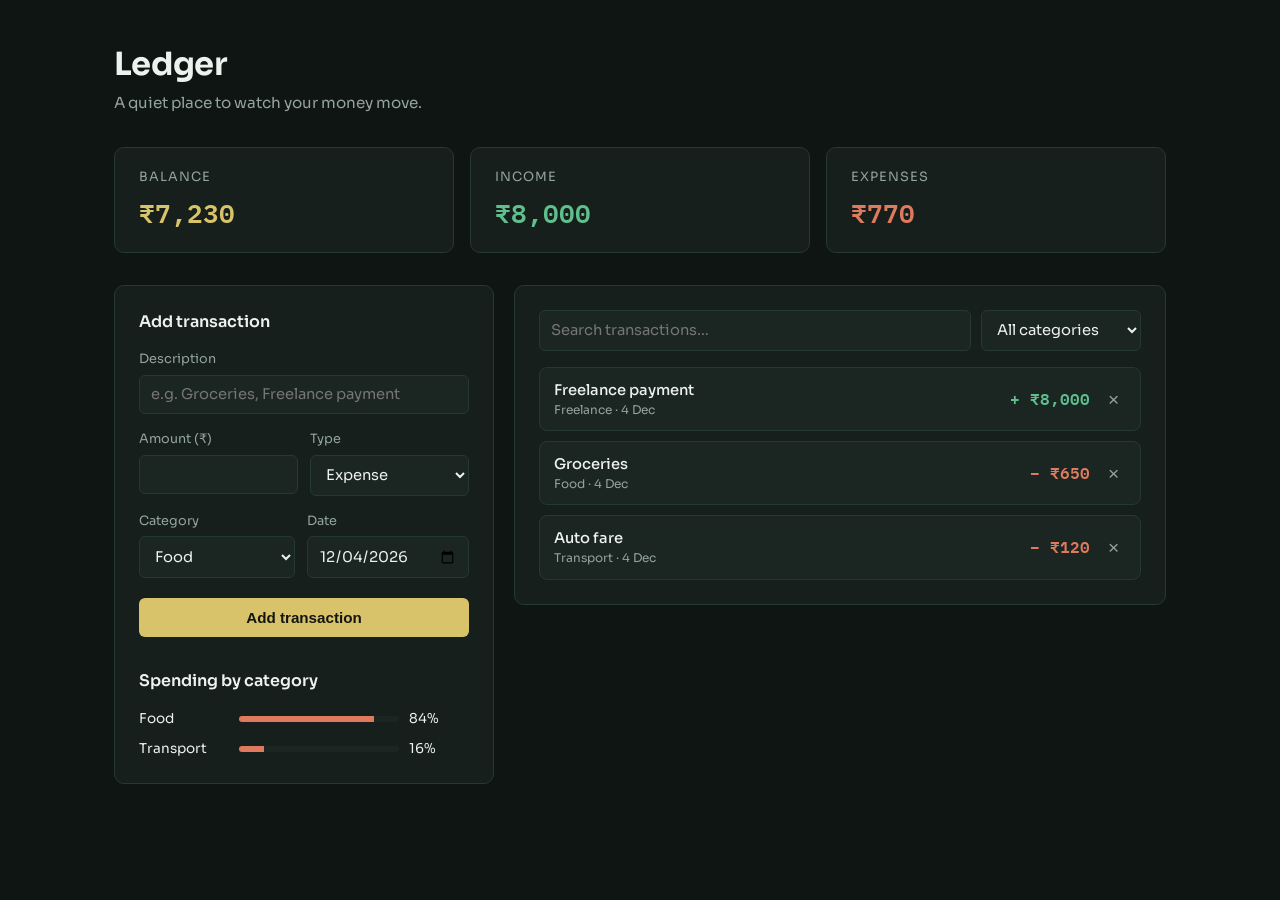
<file: expense-tracker/index.html>
<!DOCTYPE html>
<html lang="en">
<head>
<meta charset="UTF-8">
<meta name="viewport" content="width=device-width, initial-scale=1.0">
<title>Ledger — Personal Expense Tracker</title>
<meta name="description" content="Ledger is a personal expense tracking dashboard with transaction management, category filtering, search, and spending breakdowns.">
<link rel="preconnect" href="https://fonts.googleapis.com">
<link href="https://fonts.googleapis.com/css2?family=Sora:wght@400;600;700&family=IBM+Plex+Mono:wght@400;600&display=swap" rel="stylesheet">
<link rel="stylesheet" href="style.css">
</head>
<body>

<div class="app">
  <header class="app-header">
    <div>
      <h1>Ledger</h1>
      <p class="tagline">A quiet place to watch your money move.</p>
    </div>
  </header>

  <section class="stats-grid" aria-label="Summary">
    <div class="stat-card stat-balance">
      <p class="stat-label">Balance</p>
      <p class="stat-value" id="statBalance">₹0</p>
    </div>
    <div class="stat-card stat-income">
      <p class="stat-label">Income</p>
      <p class="stat-value" id="statIncome">₹0</p>
    </div>
    <div class="stat-card stat-expense">
      <p class="stat-label">Expenses</p>
      <p class="stat-value" id="statExpense">₹0</p>
    </div>
  </section>

  <section class="main-grid">
    <div class="panel">
      <h2 class="panel-title">Add transaction</h2>
      <form id="txForm" class="tx-form">
        <div class="form-row">
          <label for="txDesc">Description</label>
          <input type="text" id="txDesc" required placeholder="e.g. Groceries, Freelance payment">
        </div>
        <div class="form-row form-row--split">
          <div>
            <label for="txAmount">Amount (₹)</label>
            <input type="number" id="txAmount" min="0.01" step="0.01" required>
          </div>
          <div>
            <label for="txType">Type</label>
            <select id="txType">
              <option value="expense">Expense</option>
              <option value="income">Income</option>
            </select>
          </div>
        </div>
        <div class="form-row form-row--split">
          <div>
            <label for="txCategory">Category</label>
            <select id="txCategory">
              <option value="Food">Food</option>
              <option value="Transport">Transport</option>
              <option value="Bills">Bills</option>
              <option value="Shopping">Shopping</option>
              <option value="Health">Health</option>
              <option value="Salary">Salary</option>
              <option value="Freelance">Freelance</option>
              <option value="Other">Other</option>
            </select>
          </div>
          <div>
            <label for="txDate">Date</label>
            <input type="date" id="txDate" required>
          </div>
        </div>
        <button type="submit" class="btn-add">Add transaction</button>
      </form>

      <h2 class="panel-title panel-title--spaced">Spending by category</h2>
      <div class="breakdown" id="breakdown"></div>
    </div>

    <div class="panel">
      <div class="list-controls">
        <input type="search" id="searchInput" placeholder="Search transactions…" aria-label="Search transactions">
        <select id="categoryFilter" aria-label="Filter by category">
          <option value="all">All categories</option>
          <option value="Food">Food</option>
          <option value="Transport">Transport</option>
          <option value="Bills">Bills</option>
          <option value="Shopping">Shopping</option>
          <option value="Health">Health</option>
          <option value="Salary">Salary</option>
          <option value="Freelance">Freelance</option>
          <option value="Other">Other</option>
        </select>
      </div>
      <ul class="tx-list" id="txList" aria-live="polite"></ul>
      <p class="empty-state" id="emptyState" hidden>No transactions match here yet.</p>
    </div>
  </section>
</div>

<template id="txTemplate">
  <li class="tx-item">
    <div class="tx-main">
      <span class="tx-desc"></span>
      <span class="tx-meta"><span class="tx-category"></span> · <span class="tx-date"></span></span>
    </div>
    <span class="tx-amount"></span>
    <button class="tx-delete" aria-label="Delete transaction">&times;</button>
  </li>
</template>

<script src="script.js"></script>
</body>
</html>
</file>
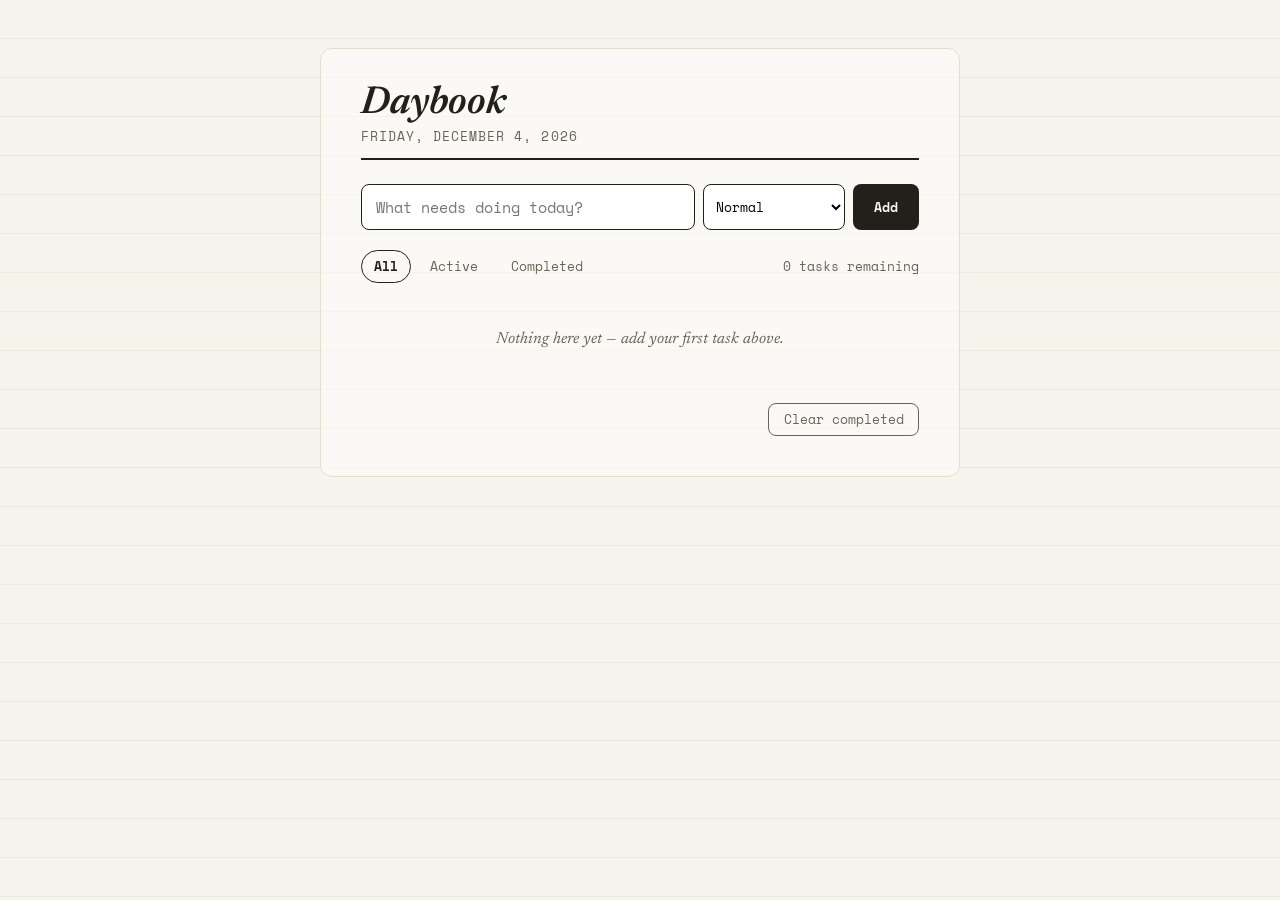
<file: todo-list/index.html>
<!DOCTYPE html>
<html lang="en">
<head>
<meta charset="UTF-8">
<meta name="viewport" content="width=device-width, initial-scale=1.0">
<title>Daybook — A Task List That Remembers</title>
<meta name="description" content="Daybook is a lightweight to-do list app with add, edit, complete, filter, and persistent storage.">
<link rel="preconnect" href="https://fonts.googleapis.com">
<link href="https://fonts.googleapis.com/css2?family=Space+Mono:wght@400;700&family=Newsreader:ital,wght@0,400;0,600;1,500&display=swap" rel="stylesheet">
<link rel="stylesheet" href="style.css">
</head>
<body>

<div class="page">
  <header class="app-header">
    <h1>Daybook</h1>
    <p class="app-date" id="todayDate"></p>
  </header>

  <form class="add-form" id="addForm">
    <input
      type="text"
      id="taskInput"
      placeholder="What needs doing today?"
      aria-label="New task"
      autocomplete="off"
      required
    >
    <select id="priorityInput" aria-label="Priority">
      <option value="normal">Normal</option>
      <option value="high">High priority</option>
      <option value="low">Low priority</option>
    </select>
    <button type="submit" class="btn-add">Add</button>
  </form>

  <div class="toolbar">
    <div class="filters" id="filters" role="tablist" aria-label="Filter tasks">
      <button class="filter-btn is-active" data-filter="all" role="tab" aria-selected="true">All</button>
      <button class="filter-btn" data-filter="active" role="tab" aria-selected="false">Active</button>
      <button class="filter-btn" data-filter="completed" role="tab" aria-selected="false">Completed</button>
    </div>
    <p class="task-count" id="taskCount"></p>
  </div>

  <ul class="task-list" id="taskList" aria-live="polite"></ul>

  <p class="empty-state" id="emptyState" hidden>Nothing here yet — add your first task above.</p>

  <footer class="app-footer">
    <button class="btn-clear" id="clearCompleted">Clear completed</button>
  </footer>
</div>

<template id="taskTemplate">
  <li class="task-item" data-priority="">
    <label class="task-check">
      <input type="checkbox" class="task-checkbox">
      <span class="checkmark" aria-hidden="true"></span>
    </label>
    <span class="task-text" tabindex="0" role="textbox" aria-label="Task text, double click to edit"></span>
    <input type="text" class="task-edit-input" hidden>
    <span class="priority-tag"></span>
    <button class="task-action task-edit" aria-label="Edit task">Edit</button>
    <button class="task-action task-delete" aria-label="Delete task">Delete</button>
  </li>
</template>

<script src="script.js"></script>
</body>
</html>
</file>
<file: expense-tracker/style.css>
:root {
  --bg: #0f1512;
  --panel: #161f1b;
  --panel-2: #1b2622;
  --border: #263832;
  --ink: #eef2ef;
  --ink-dim: #93a49c;
  --income: #5fbf8f;
  --expense: #e07a5f;
  --accent: #d9c36a;
  --radius: 10px;

  --font-display: "Sora", sans-serif;
  --font-mono: "IBM Plex Mono", monospace;
}

* { box-sizing: border-box; }

body {
  margin: 0;
  background: var(--bg);
  color: var(--ink);
  font-family: var(--font-display);
  line-height: 1.5;
  min-height: 100vh;
}

.app {
  max-width: 1100px;
  margin: 0 auto;
  padding: 2.5rem 1.5rem 4rem;
}

.app-header {
  display: flex;
  align-items: baseline;
  gap: 1rem;
  margin-bottom: 2rem;
}

.app-header h1 {
  font-size: 2rem;
  margin: 0;
  letter-spacing: -0.02em;
}

.tagline {
  margin: 0.25rem 0 0;
  color: var(--ink-dim);
  font-size: 0.95rem;
}

.stats-grid {
  display: grid;
  grid-template-columns: 1fr;
  gap: 1rem;
  margin-bottom: 2rem;
}

@media (min-width: 640px) {
  .stats-grid { grid-template-columns: repeat(3, 1fr); }
}

.stat-card {
  background: var(--panel);
  border: 1px solid var(--border);
  border-radius: var(--radius);
  padding: 1.25rem 1.5rem;
}

.stat-label {
  margin: 0 0 0.4rem;
  color: var(--ink-dim);
  font-size: 0.8rem;
  text-transform: uppercase;
  letter-spacing: 0.08em;
}

.stat-value {
  margin: 0;
  font-family: var(--font-mono);
  font-size: 1.6rem;
  font-weight: 600;
}

.stat-income .stat-value { color: var(--income); }
.stat-expense .stat-value { color: var(--expense); }
.stat-balance .stat-value { color: var(--accent); }

.main-grid {
  display: grid;
  grid-template-columns: 1fr;
  gap: 1.25rem;
}

@media (min-width: 900px) {
  .main-grid { grid-template-columns: 380px 1fr; align-items: start; }
}

.panel {
  background: var(--panel);
  border: 1px solid var(--border);
  border-radius: var(--radius);
  padding: 1.5rem;
}

.panel-title {
  margin: 0 0 1rem;
  font-size: 1rem;
  font-weight: 600;
  color: var(--ink);
}

.panel-title--spaced { margin-top: 2rem; }

.form-row {
  margin-bottom: 1rem;
}

.form-row label {
  display: block;
  font-size: 0.8rem;
  color: var(--ink-dim);
  margin-bottom: 0.35rem;
}

.form-row--split {
  display: grid;
  grid-template-columns: 1fr 1fr;
  gap: 0.75rem;
}

.form-row--split .form-row { margin-bottom: 0; }

input, select {
  width: 100%;
  background: var(--panel-2);
  border: 1px solid var(--border);
  border-radius: 6px;
  padding: 0.6rem 0.7rem;
  color: var(--ink);
  font-family: inherit;
  font-size: 0.92rem;
}

input:focus, select:focus, button:focus {
  outline: 2px solid var(--accent);
  outline-offset: 1px;
}

.btn-add {
  width: 100%;
  background: var(--accent);
  color: #14150f;
  border: none;
  border-radius: 6px;
  padding: 0.7rem;
  font-weight: 600;
  font-size: 0.95rem;
  cursor: pointer;
  margin-top: 0.25rem;
}

.btn-add:hover { filter: brightness(1.08); }

.breakdown {
  display: flex;
  flex-direction: column;
  gap: 0.6rem;
}

.breakdown-row {
  display: grid;
  grid-template-columns: 90px 1fr 60px;
  align-items: center;
  gap: 0.6rem;
  font-size: 0.85rem;
}

.breakdown-bar {
  height: 6px;
  border-radius: 4px;
  background: var(--panel-2);
  overflow: hidden;
}

.breakdown-bar span {
  display: block;
  height: 100%;
  background: var(--expense);
}

.breakdown-empty {
  color: var(--ink-dim);
  font-size: 0.85rem;
  margin: 0;
}

.list-controls {
  display: grid;
  grid-template-columns: 1fr;
  gap: 0.6rem;
  margin-bottom: 1rem;
}

@media (min-width: 480px) {
  .list-controls { grid-template-columns: 1fr 160px; }
}

.tx-list {
  list-style: none;
  margin: 0;
  padding: 0;
  display: flex;
  flex-direction: column;
  gap: 0.6rem;
  max-height: 520px;
  overflow-y: auto;
}

.tx-item {
  display: grid;
  grid-template-columns: 1fr auto auto;
  align-items: center;
  gap: 0.75rem;
  background: var(--panel-2);
  border: 1px solid var(--border);
  border-radius: 8px;
  padding: 0.7rem 0.9rem;
}

.tx-main {
  display: flex;
  flex-direction: column;
  min-width: 0;
}

.tx-desc {
  font-size: 0.92rem;
  font-weight: 500;
  white-space: nowrap;
  overflow: hidden;
  text-overflow: ellipsis;
}

.tx-meta {
  font-size: 0.75rem;
  color: var(--ink-dim);
}

.tx-amount {
  font-family: var(--font-mono);
  font-weight: 600;
  white-space: nowrap;
}

.tx-item.income .tx-amount { color: var(--income); }
.tx-item.expense .tx-amount { color: var(--expense); }

.tx-delete {
  background: none;
  border: none;
  color: var(--ink-dim);
  font-size: 1.2rem;
  line-height: 1;
  cursor: pointer;
  padding: 0.2rem 0.4rem;
  border-radius: 4px;
}

.tx-delete:hover { color: var(--expense); background: rgba(224,122,95,0.12); }

.empty-state {
  color: var(--ink-dim);
  text-align: center;
  padding: 2rem 0;
  font-size: 0.9rem;
}

@media (prefers-reduced-motion: reduce) {
  * { transition: none !important; }
}
</file>
<file: todo-list/style.css>
:root {
  --paper: #f7f4ee;
  --paper-line: #e3ddcf;
  --ink: #232019;
  --ink-soft: #6b6357;
  --accent-red: #b23a2f;
  --accent-gold: #a9822c;
  --accent-sage: #5c7259;
  --radius: 8px;

  --font-display: "Newsreader", serif;
  --font-mono: "Space Mono", monospace;
}

* { box-sizing: border-box; }
body {
  margin: 0;
  min-height: 100vh;
  background: var(--paper);
  background-image: repeating-linear-gradient(
    to bottom,
    transparent 0,
    transparent 38px,
    var(--paper-line) 39px
  );
  font-family: var(--font-mono);
  color: var(--ink);
  padding: 2rem 1rem 4rem;
}

@media (prefers-reduced-motion: reduce) {
  * { animation: none !important; transition: none !important; }
}

:focus-visible { outline: 2px solid var(--accent-red); outline-offset: 2px; }

.page {
  max-width: 640px;
  margin: 0 auto;
  background: rgba(255,255,255,0.5);
  border: 1px solid var(--paper-line);
  border-radius: 12px;
  padding: 1.75rem 1.5rem 2rem;
}

.app-header { margin-bottom: 1.5rem; border-bottom: 2px solid var(--ink); padding-bottom: 0.75rem; }
.app-header h1 {
  font-family: var(--font-display);
  font-size: 2.4rem;
  font-weight: 600;
  font-style: italic;
  margin: 0;
}
.app-date { margin: 0.25rem 0 0; font-size: 0.8rem; color: var(--ink-soft); text-transform: uppercase; letter-spacing: 0.08em; }

.add-form {
  display: flex;
  flex-wrap: wrap;
  gap: 0.5rem;
  margin-bottom: 1.25rem;
}
.add-form input[type="text"] {
  flex: 1 1 200px;
  padding: 0.7rem 0.85rem;
  border: 1.5px solid var(--ink);
  border-radius: var(--radius);
  font-family: var(--font-mono);
  font-size: 0.95rem;
  background: #fff;
}
.add-form select {
  padding: 0.7rem 0.5rem;
  border: 1.5px solid var(--ink);
  border-radius: var(--radius);
  font-family: var(--font-mono);
  background: #fff;
}
.btn-add {
  background: var(--ink);
  color: var(--paper);
  border: none;
  padding: 0.7rem 1.3rem;
  border-radius: var(--radius);
  font-family: var(--font-mono);
  font-weight: 700;
  transition: background 0.2s ease;
}
.btn-add:hover { background: var(--accent-red); }

.toolbar {
  display: flex;
  justify-content: space-between;
  align-items: center;
  flex-wrap: wrap;
  gap: 0.5rem;
  margin-bottom: 1rem;
}
.filters { display: flex; gap: 0.4rem; }
.filter-btn {
  background: none;
  border: 1.5px solid transparent;
  padding: 0.35rem 0.75rem;
  border-radius: 999px;
  font-family: var(--font-mono);
  font-size: 0.8rem;
  color: var(--ink-soft);
  cursor: pointer;
}
.filter-btn.is-active { border-color: var(--ink); color: var(--ink); font-weight: 700; }
.task-count { margin: 0; font-size: 0.8rem; color: var(--ink-soft); }

.task-list { list-style: none; margin: 0; padding: 0; }

.task-item {
  display: flex;
  align-items: center;
  gap: 0.6rem;
  padding: 0.65rem 0.25rem;
  border-bottom: 1px solid var(--paper-line);
  animation: slideIn 0.2s ease;
}
@keyframes slideIn {
  from { opacity: 0; transform: translateY(-4px); }
  to { opacity: 1; transform: translateY(0); }
}

.task-check { position: relative; cursor: pointer; flex-shrink: 0; }
.task-checkbox { position: absolute; opacity: 0; width: 22px; height: 22px; margin: 0; cursor: pointer; }
.checkmark {
  display: block; width: 22px; height: 22px;
  border: 1.5px solid var(--ink);
  border-radius: 4px;
  position: relative;
}
.task-checkbox:checked + .checkmark { background: var(--accent-sage); border-color: var(--accent-sage); }
.task-checkbox:checked + .checkmark::after {
  content: "";
  position: absolute; left: 6px; top: 2px;
  width: 6px; height: 11px;
  border: solid #fff; border-width: 0 2px 2px 0;
  transform: rotate(40deg);
}

.task-text {
  flex: 1;
  font-size: 0.95rem;
  cursor: text;
  word-break: break-word;
}
.task-item.is-completed .task-text { text-decoration: line-through; color: var(--ink-soft); }

.task-edit-input {
  flex: 1;
  padding: 0.4rem 0.5rem;
  border: 1.5px solid var(--accent-gold);
  border-radius: 4px;
  font-family: var(--font-mono);
  font-size: 0.95rem;
}

.priority-tag {
  font-size: 0.7rem;
  text-transform: uppercase;
  letter-spacing: 0.05em;
  padding: 2px 8px;
  border-radius: 999px;
  flex-shrink: 0;
}
.task-item[data-priority="high"] .priority-tag { background: rgba(178,58,47,0.15); color: var(--accent-red); }
.task-item[data-priority="high"] .priority-tag::before { content: "High"; }
.task-item[data-priority="low"] .priority-tag { background: rgba(92,114,89,0.15); color: var(--accent-sage); }
.task-item[data-priority="low"] .priority-tag::before { content: "Low"; }
.task-item[data-priority="normal"] .priority-tag { display: none; }

.task-action {
  background: none;
  border: none;
  font-family: var(--font-mono);
  font-size: 0.75rem;
  color: var(--ink-soft);
  padding: 4px 6px;
  border-radius: 4px;
  flex-shrink: 0;
}
.task-action:hover { color: var(--ink); background: var(--paper-line); }
.task-delete:hover { color: var(--accent-red); }

.empty-state {
  text-align: center;
  color: var(--ink-soft);
  font-style: italic;
  font-family: var(--font-display);
  padding: 2rem 0;
}

.app-footer { margin-top: 1.5rem; text-align: right; }
.btn-clear {
  background: none;
  border: 1.5px solid var(--ink-soft);
  color: var(--ink-soft);
  padding: 0.4rem 0.9rem;
  border-radius: var(--radius);
  font-family: var(--font-mono);
  font-size: 0.8rem;
}
.btn-clear:hover { border-color: var(--accent-red); color: var(--accent-red); }

@media (min-width: 600px) {
  body { padding: 3rem 1rem; }
  .page { padding: 2.25rem 2.5rem 2.5rem; }
}
</file>
